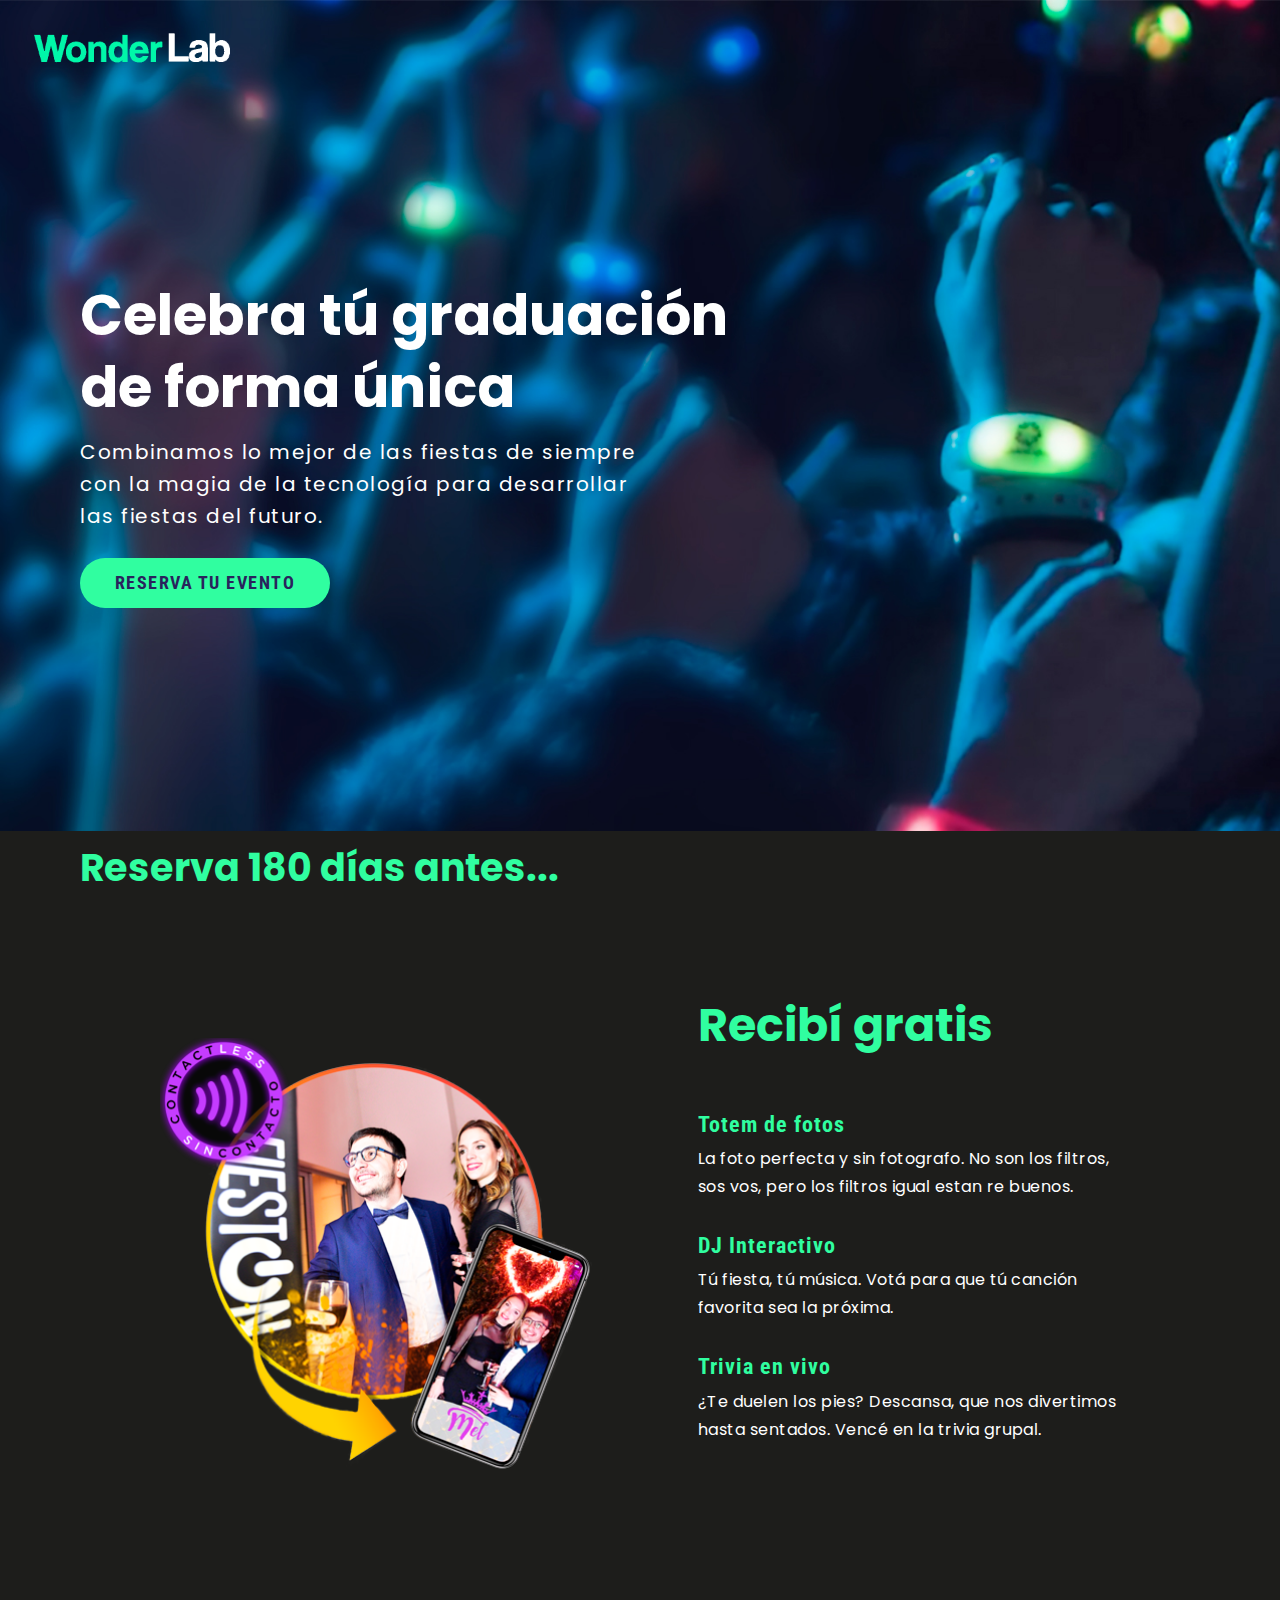
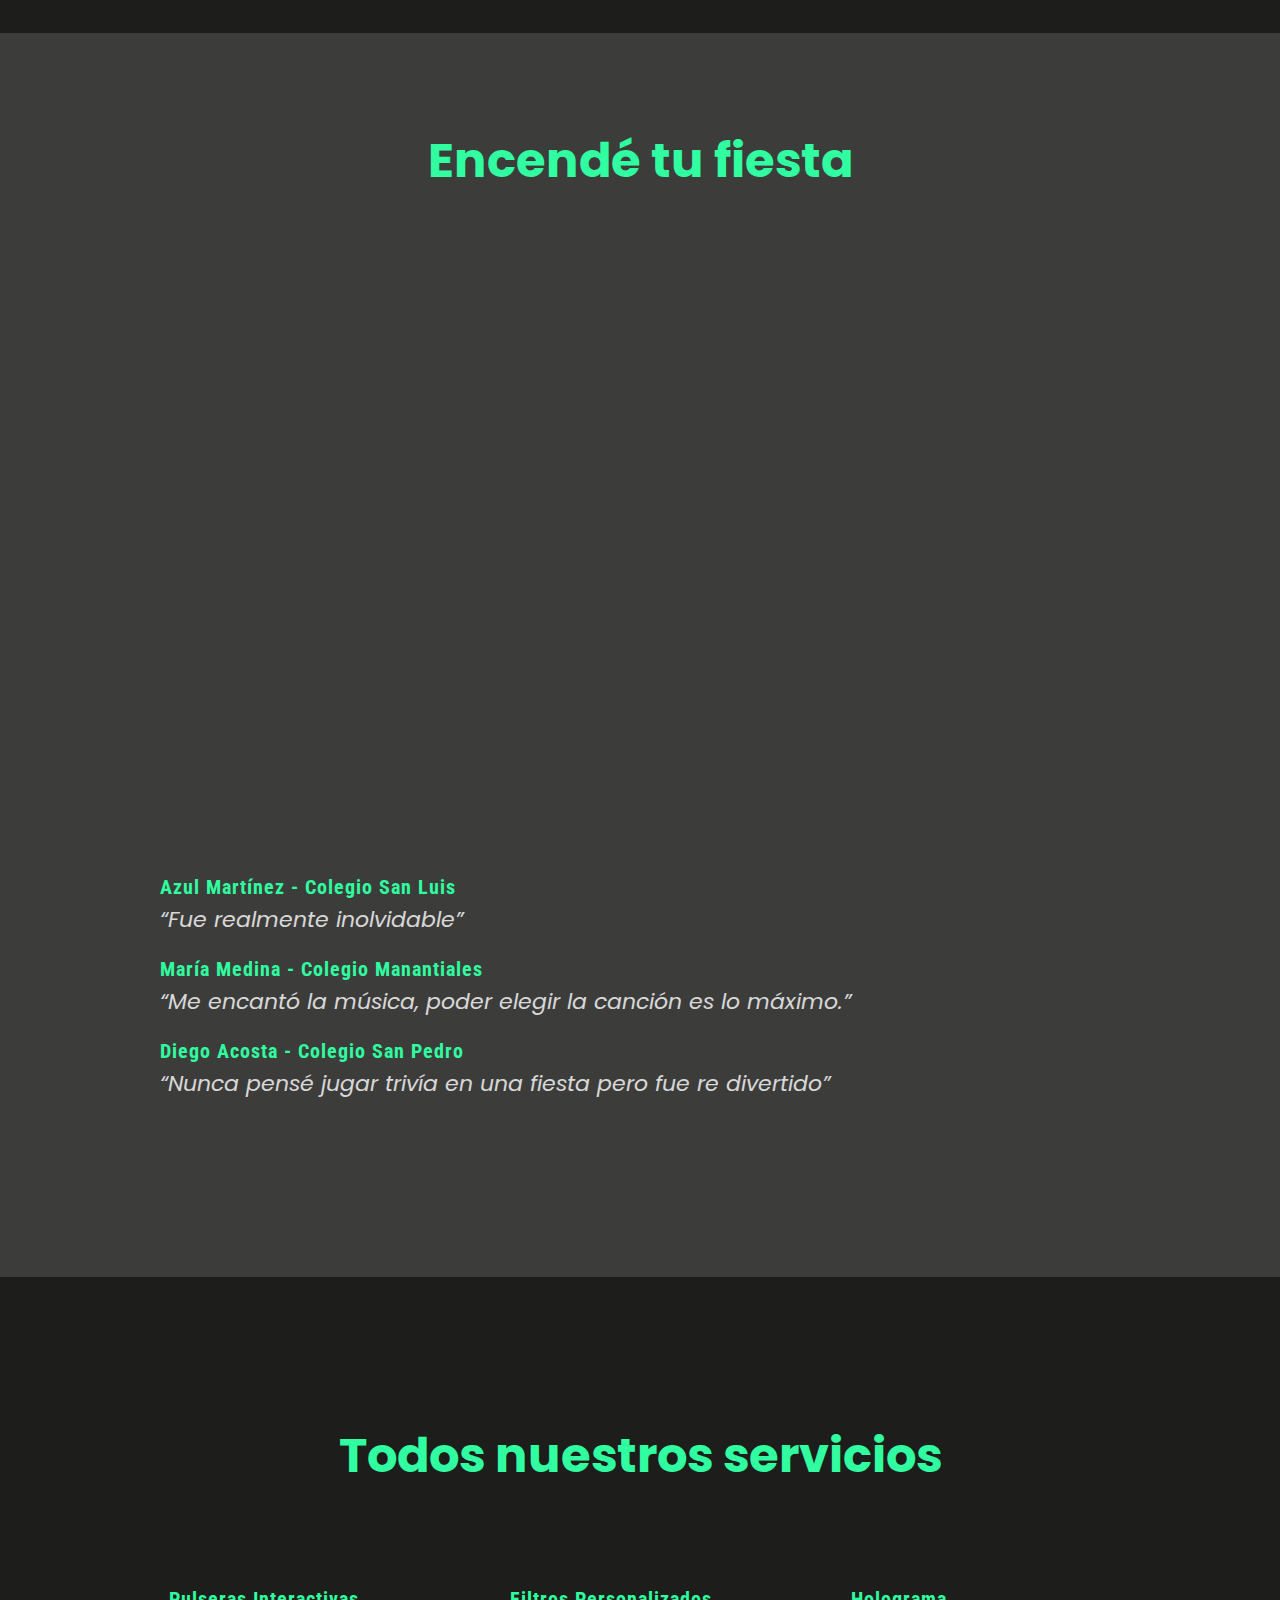
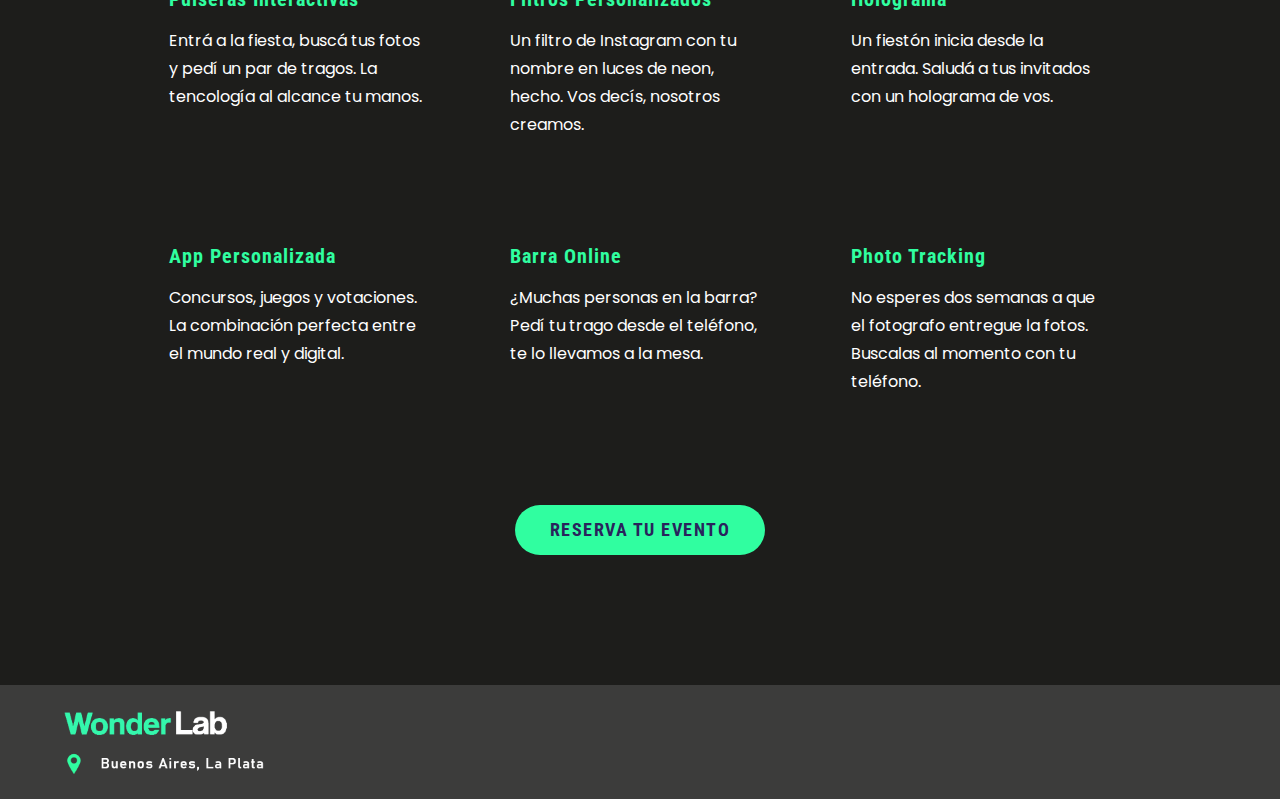
<file: index.html>
<!DOCTYPE html>
<html lang="es" dir="ltr">
<head>
  <meta charset="utf-8">
  <title>Wonderlab</title>

  <link type="text/css" rel="stylesheet" href="css/normalize.css">
  <link type="text/css" rel="stylesheet" href="css/estilos.css">

  <meta name="viewport" content="width=device-width, initial-scale=1, maximum-scale=1">
</head>


<body>
  <!-- Pantalla Inicial -->
  <div class="portada">
    <div class="portada__flex-logo">
      <div class="portada__item-logo"><img src="img/logo.png" alt="WonderLab logo"></div>
    </div>
    <div class="portada__flex">
      <div class="portada__item">
        <h1>Celebra tú graduación<br>de forma única</h1>
        <p>Combinamos lo mejor de las fiestas de siempre</br>con la magia de la tecnología para desarrollar</br>las fiestas del futuro.</p>
        <button type="button" name="button"><a href="formulario.html"><h4>RESERVA TU EVENTO</h4></a>
        </button>
      </div>
    </div>
  </div>

  <!-- Reserva 180 dias antes... -->
  <div Class="reserva">
    <h3>Reserva 180 días antes...</h3>
  </div>


  <!-- Pantalla de promocion -->
  <div Class="promocion">
    <!-- Flexbox -->
    <div class="promocion__flex">
      <div class="promocion__item-invisible"><h2>Recibí gratis</h2></div>
      <div class="promocion__item1"><img src="img/totem.png" alt="Totem de fotos"></div>
      <div class="promocion__item2">
        <ul>
          <li><h2>Recibí gratis</h2></li>
          <li><h4>Totem de fotos</h4></li>
          <li><p>La foto perfecta y sin fotografo. No son los filtros, sos vos, pero los filtros igual estan re buenos.</p>
          </li>
          <li><h4>DJ Interactivo</h4></li>
          <li><p>Tú fiesta, tú música. Votá para que tú canción favorita sea la próxima.</p>
          </li>
          <li><h4>Trivia en vivo</h4></li>
          <li><p id="no-padding-buttom">¿Te duelen los pies? Descansa, que nos divertimos hasta sentados. Vencé en la trivia grupal.</p>
          </li>
        </ul>
      </div>
    </div>
  </div>


  <!-- Pantalla de video -->
  <div class="video">
    <div class="video__item-invisible"><h2>Encendé tu fiesta</h2></div>
    <div class="video__flex">
      <div class="video__item1"><h2>Encendé tu fiesta</h2>
        <ul>
          <!-- Comentario 1 -->
          <li><h4>Azul Martínez - Colegio San Luis</h4></li>
          <li><p>“Fue realmente inolvidable”</p>
          </li>
          <!-- Comentario 2 -->
          <li><h4>María Medina - Colegio Manantiales</h4></li>
          <li><p>“Me encantó la música, poder elegir
            la canción es lo máximo.” </p>
          </li>
          <!-- Comentario 3 -->
          <li><h4>Diego Acosta - Colegio San Pedro</h4></li>
          <li><p>“Nunca pensé jugar trivía en una fiesta pero fue re divertido”</p>
          </li>
        </ul>
      </div>
      <div class="video__item2">
        <iframe src="https://www.youtube.com/embed/T-2k-APt_Lo" title="YouTube video player" frameborder="0" allow="accelerometer; autoplay; clipboard-write; picture-in-picture" allowfullscreen></iframe>
      </div>
    </div>
  </div>


  <!-- Servicios -->
  <div class="servicios">
    <!-- Titulo -->
    <div class="servicios__item-titulo"><h2>Todos nuestros servicios</h2></div>
    <div class="servicios__flex">
      <!-- 1 -->
      <div class="servicios__item">
        <h4>Pulseras Interactivas</h4>
        <p>Entrá a la fiesta, buscá tus fotos y pedí un par de tragos. La tencología al alcance tu manos.</p>
      </div>
      <!-- 2-->
      <div class="servicios__item">
        <h4>Filtros Personalizados</h4>
        <p>Un filtro de Instagram con tu nombre en luces de neon, hecho. Vos decís, nosotros creamos.</p>
      </div>
      <!-- 3-->
      <div class="servicios__item">
        <h4>Holograma</h4>
        <p>Un fiestón inicia desde la entrada. Saludá a tus invitados con un holograma de vos.</p>
      </div>
      <!-- 4-->
      <div class="servicios__item">
        <h4>App Personalizada</h4>
        <p>Concursos, juegos y votaciones. La combinación perfecta entre el mundo real y digital.</p>
      </div>
      <!-- 5-->
      <div class="servicios__item">
        <h4>Barra Online</h4>
        <p>¿Muchas personas en la barra? Pedí tu trago desde el teléfono, te lo llevamos a la mesa.</p>
      </div>
      <!-- 6-->
      <div class="servicios__item">
        <h4>Photo Tracking</h4>
        <p>No esperes dos semanas a que el fotografo entregue la fotos. Buscalas al momento con tu teléfono.</p>
      </div>
    </div>
  </div>

  <div class="servicios">
    <div class="servicios__item-boton">
      <button type="button" name="button"><a href="formulario.html"><h4>RESERVA TU EVENTO</h4></a>
      </button>
    </div>
  </div>


  <!-- Footer -->
  <footer>
    <div class="pie"><img src="img/footer.png" alt="Pie de página"></div>
  </footer>


</body>



</html>
</file>
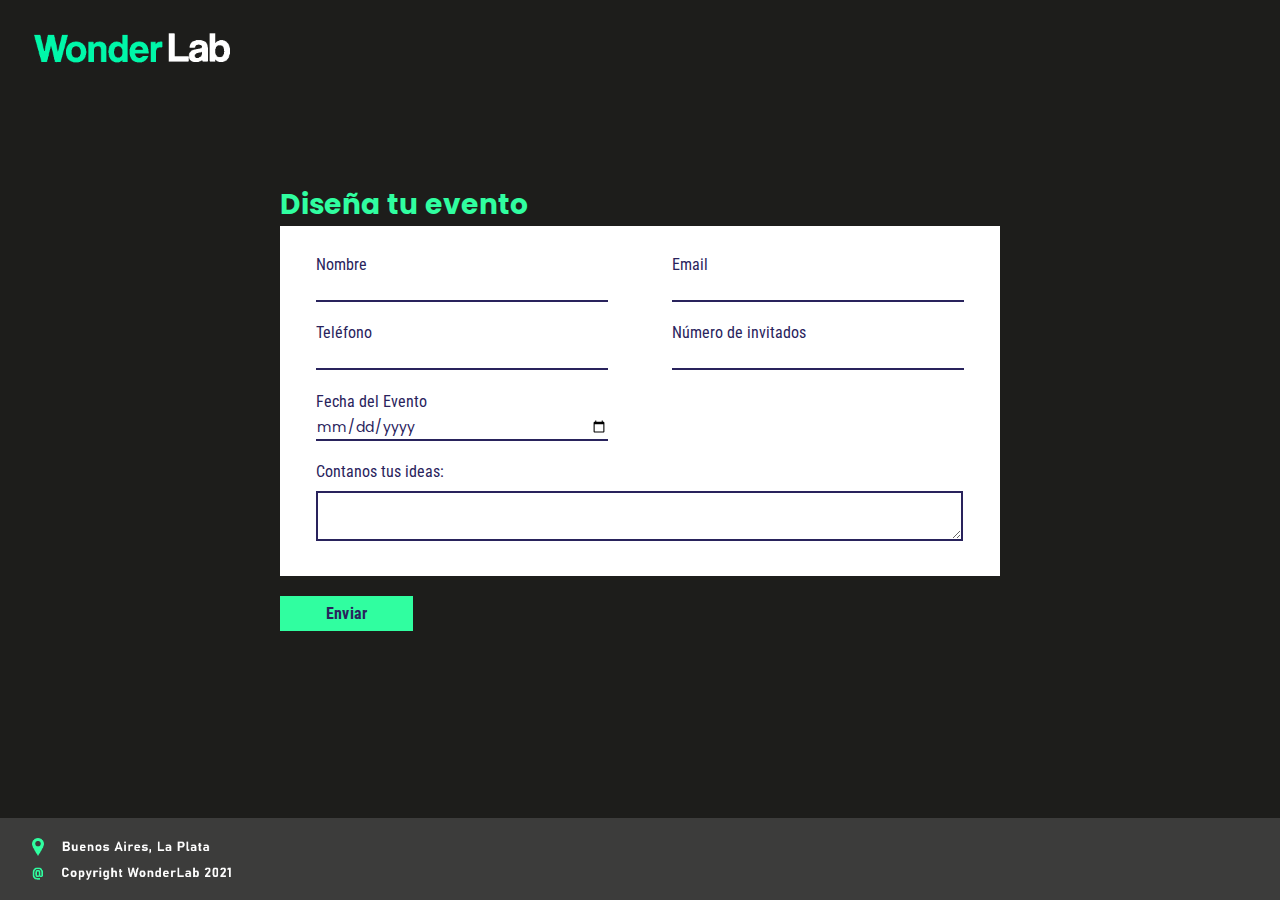
<file: formulario.html>
<!DOCTYPE html>
<html lang="es" dir="ltr">
<head>
  <meta charset="utf-8">
  <title>Fomrulario de WonderLab</title>

  <title>Wonderlab</title>

  <link rel="stylesheet" href="css/formulario.css">
  <!--<link rel="stylesheet" href="css/normalize.css">-->
  <meta name="viewport" content="width=device-width, initial-scale=1, maximum-scale=1">
</head>


<body>
  <!-- logo -->
  <div class="logo-flex">
    <img class="logo-item" src="img/logo.png" alt="WonderLab logo">
  </div>

  <div class="flex-container">
    <!-- Titulo -->
    <div class="flex-item" id="titulo"><h2>Diseña tu evento</h2></div>

    <!-- Formulario -->
    <div class="flex-item">
      <form id="formulario">
        <div class="formulario-flex">
          <div class="formulario-item col1">
            <label for="nombre">Nombre</label>
            <input type="text" name="nombre" id="nombre" required>
          </div>
          <div class="formulario-item">
            <label for="mail">Email</label>
            <input type="email" name="email" id="mail" required>
          </div>
          <div class="formulario-item col1">
            <label for="telefono">Teléfono</label>
            <input type="tel" name="telefono" id="telefono">
          </div>
          <div class="formulario-item">
            <label for="invitados">Número de invitados</label>
            <input type="text" name="numero de invitados" id="invitados">
          </div>
          <div class="formulario-item individual">
            <label for="fecha">Fecha del Evento</label>
            <input type="date" name="Fecha del Evento" id="fecha">
          </div>
          <div class="formulario-item individual">
            <label for="comentario">Contanos tus ideas:</label>
            <textarea name="message" id="comentario"></textarea>
          </div>
        </div>

        <!-- Enviar -->
        <div class="formulario-enviar"><input type="submit" name="Enviar" value="Enviar"></div>
      </form>
    </div>

    <!-- Mensaje de agradecimiento -->
    <div class="mensaje-oculto" id="mensaje">
      <img src="img/pulgar.png" alt="Pulgar arriba">
      <h2 id="saludo">Hola *nombre*!</h2>
      <p>Te enviaremos un mail para ponernos en contacto con vos.</p>
      <div class="mensaje-registrado"><p>Para activar la promoción recordá reservar con 180 días de anticipación.<p></div>
    </div>
  </div>

  <!-- Footer -->
  <footer>
    <div class="pie"><img src="img/footer2.png" alt="Pie de página"></div>
  </footer>

  <!-- script -->
  <script type="text/javascript" src="js/formulario.js"></script>
</body>


</html>
</file>
<file: css/estilos.css>
@import url('https://fonts.googleapis.com/css2?family=Poppins:wght@400;600&display=swap');
@import url('https://fonts.googleapis.com/css2?family=Roboto+Condensed:wght@700&display=swap');

* {
  margin: 0;
  padding: 0;
  box-sizing: border-box;
  /*border: solid;*/
}

html{
  font-size: 1px;
}

a {
  text-decoration: none;
}

h4{
  font-family: 'Roboto Condensed', sans-serif;
  letter-spacing: 1rem;
}

button{
  width: 250rem;
  height: 50rem;
  margin-top: 2.5%;
  border: none;
  border-radius: 30px;
  background-color: #30FEA0;
}

#no-padding-buttom{
  padding-bottom: 0%;
}




/*  Primera Pantalla  */
.portada{
  background-image: url("../img/fondo.jpg");
  background-repeat: no-repeat;
  background-size:cover;
  width: 100%;
  height: 95vh;
  overflow: hidden;
}

.portada__item-logo img{
  margin-top: 2.5%;
  margin-left: 2.5%;
  width: 200rem;
  height: 32rem;
}

.portada__flex{
  display: flex;
  align-items: center;
  position: absolute;
  top: 0;
  left: 0;
  width: 100%;
  height: 94.5%;
  padding-left: 6.25%;
}

.portada h1{
  /*padding-top: 115rem;*/
  font-family: 'Poppins', sans-serif;
  font-size: 56rem;
  color: #fff;
  line-height: 72rem;
}

.portada p{
  font-family: 'Poppins', sans-serif;
  margin-top: -25rem;
  margin-bottom: 10rem;
  font-size: 20rem;
  color: #fff;
  letter-spacing: 1.5rem;
  line-height: 32rem;
}

.portada h4{
  margin: 0;
  padding: 0;
  font-size: 17.5rem;
  letter-spacing: 1.5rem;
  color: #29235C;
}



/*  Reserva 180 dias  */
.reserva{
  position: absolute;
  bottom: 0;
  left: 0;
  width: 100%;
  padding-left: 6.25%;
  background-color: #1D1D1B;
}

.reserva h3{
  font-family: 'Poppins', sans-serif;
  padding: 15rem 0rem 10rem 0rem;
  font-size: 38rem;
  color: #30FEA0;
}



/*  Segunda Pantalla  */
.promocion{
  width: 100%;
  display: flex;
  flex-wrap: wrap;
  justify-content: center;
  background-color: #1D1D1B;
}

.promocion__flex{
  width: 75%;
  display: flex;
  justify-content: center;
  align-items: center;
  padding: 9% 0% 10% 0%;
}

.promocion__item1{
  width: 45%;
  /*width: 520rem;*/
}

.promocion__item2{
  padding: 3% 0% 3% 0%;
  width: 55%;
}

.promocion img{
  width: 100%;
  margin: 7.5% 0% 0% 0%;
  /*margin-left: -5rem;
  margin-top: -15rem;*/
}

.promocion ul{
  margin: 0% 0% 0% 20%;
  /*margin-left: 150rem;
  margin-right: 60rem;*/
}

.promocion h2{
  font-family: 'Poppins', sans-serif;
  padding-bottom: 60rem;
  font-size: 46rem;
  color: #30FEA0;
}

.promocion h4{
  padding-bottom: 8rem;
  font-size: 22rem;
  color: #30FEA0;
}

.promocion p{
  font-family: 'Poppins', sans-serif;
  margin-bottom: 32rem;
  font-size: 16rem;
  color: #fff;
  letter-spacing: 0.5rem;
  line-height: 28rem;
}

.promocion__item-invisible h2{
  visibility: hidden;
  font-size: 0rem;
  margin: 0rem;
}



/*  Pantalla de video */
.video{
  width: 100%;
  display: flex;
  flex-wrap: wrap;
  justify-content: center;
  background-color: #3C3C3B;
}

.video__flex{
  width: 75%;
  display: flex;
  align-items: flex-start;
  padding: 12% 0% 12% 0%;
}

.video__item1{
  width: 45%;
}

.video__item2{
  width: 55%;
}

.video ul{
  padding-right: 100rem;
}

.video h2{
  font-family: 'Poppins', sans-serif;
  margin: -15rem 0rem 42rem 0rem;
  font-size: 48rem;
  color: #30FEA0;
}

.video h4{
  margin-bottom: 8rem;
  font-size: 16rem;
  line-height: 20rem;
  color: #30FEA0;
}

.video p{
  font-family: 'Poppins', sans-serif;
  font-style: italic;
  margin-bottom: 24rem;
  font-size: 21rem;
  color: #fff;
  opacity: 0.8;
  line-height: 30rem;
}

.video__item2 {
  position: relative;
  margin-bottom: -56.25%;
  padding-top: 56.25%;
  overflow: hidden;
  margin-left: 5%;
}

.video__item2 iframe{
  position: absolute;
  top:0;
  left: 0;
  width: 100%;
  height: 56.25%;
}

.video__item-invisible h2{
  visibility: hidden;
  font-size: 0rem;
  margin: 0rem;
}



/* Servicios */
.servicios{
  width: 100%;
  display: flex;
  flex-wrap: wrap;
  justify-content: center;
  background-color: #1D1D1B;
}

.servicios__item-titulo h2{
  font-family: 'Poppins', sans-serif;
  font-size: 48rem;
  margin-top: 25%;
  color: #30FEA0;
}

.servicios__flex{
  width: 80%;
  display: flex;
  flex-wrap: wrap;
  justify-content: center;
  padding: 5% 0% 3% 0%;
}

.servicios__item{
  padding: 4%;
  width: 33.3%;
}

.servicios__item h4{
  padding-bottom: 16rem;
  font-size: 20rem;
  color: #30FEA0;
}

.servicios__item p{
  font-family: 'Poppins', sans-serif;
  margin-bottom: 24rem;
  font-size: 16rem;
  color: #fff;
  line-height: 28rem;
}

.servicios__item-boton{
  margin-bottom: 130rem;
}

.servicios__item-boton h4{
  margin: 0;
  padding: 0;
  font-size: 17.5rem;
  letter-spacing: 1.5rem;
  color: #29235C;
}



/* footer*/
footer{
  width: 100%;
  padding: 25px 0% 25px 0%;
  background-color: #3C3C3B;
}

.pie img{
  position: relative;
  top: 0px;
  left: 5%;
  width: 200px;
  height: auto;
}










/* --------------- grande(solo video) ---------------*/
@media (max-width: 1350px){
  .video__flex{
    flex-wrap: wrap-reverse;
    width: 75%;
  }
  .video__item1{
    width: 100%;
  }
  .video__item2{
    width: 100%;
    margin: 0 0 10% 0;
  }
  .video ul{
    margin-top: -20rem;
  }
  .video__item2 iframe{
    width: 100%;
    height: 100%;
  }
  .video__item1 h2{
    visibility: hidden;
    font-size: 0rem;
    margin: 0rem;
  }
  .video__item-invisible h2{
    visibility: visible;
    margin: 100rem 0% -80rem 0%;
    font-size: 48rem;
  }
  .video h4{
    font-size: 20rem;
  }
  .video p{
    font-size: 22rem;
  }
}





/* --------------- media ---------------*/
@media (max-width: 900px){

  html{
    font-size: 0.85px;
  }
  h4{
    letter-spacing: 1rem;
  }
  button{
    width: 260rem;
    height: 52.5rem;
  }

  /*-------- portada --------*/
  .portada__flex-logo{
    display: flex;
    justify-content: center;
  }
  .portada__item-logo img{
    width: 200rem;
    height: auto;
    margin: 40rem 0 0 0;
  }
  .portada h1{
    font-size: 58rem;
    line-height: 82rem
  }
  .portada p{
    font-size: 22rem;
    line-height: 38rem;
  }
  .portada h4{
    font-size: 18.5rem;
    letter-spacing: 1.75rem;
  }

  /*-------- promocion --------*/
  .promocion__flex{
    flex-wrap: wrap;
    justify-content: flex-start;
    width: 90%;
  }
  .promocion__item2{
    padding: 10% 0% 10% 0%;
  }
  .promocion ul{
    margin: 0% 0% 0% 15%;
  }
  .promocion img{
    margin: 12.5% 0% 0% 0%;
  }
  .promocion__item2 h2{
    margin: 0% 0% 0% 0%;
    padding-bottom: 10%;
    font-size: 40rem;
  }

  /*-------- video --------*/
  .video__flex{
    flex-wrap: wrap-reverse;
    width: 90%;
  }
  .video__item-invisible h2{
    visibility: visible;
    margin: 90rem 0% -50rem 0%;
    font-size: 48rem;
  }

  /*-------- servicios --------*/
  .servicios__flex{
    width: 96%;
  }
  .servicios__item{
    padding: 4%;
    width: 50%;
  }
  .servicios__item-titulo h2{
    margin-bottom: 40rem;
    f
  }
  .servicios ul{
    margin-bottom: 40rem;
  }
  .servicios p{
    font-size: 17rem;
  }
  .servicios__item h4{
    font-size: 22rem;
  }
  .servicios__item-boton h4{
    font-size: 18.5rem;
    letter-spacing: 1.75rem;
  }
}





/* ----- celular -----*/
@media (max-width: 600px){

  html{
    font-size: 0.6px;
  }
  h4{
    letter-spacing: 1.5rem;
  }
  button{
    width: 88vw;
  }

  /*-------- portada --------*/
  .portada__flex-logo{
    display: flex;
    justify-content: center;
  }
  .portada__item-logo img{
    width: 280rem;
    height: auto;
    margin: 50rem 0 0 0;
  }
  .portada__flex{
    padding-left: 5%;
    padding-right: 10%;
  }
  .portada h1{
    font-size: 64rem;
    line-height: 82rem
  }
  .portada p{
    margin-top: 0%;
    margin-bottom: 3%;
    font-size: 26rem;
    line-height: 42rem;
  }
  .portada h4{
    font-size: 24rem;
    letter-spacing: 4rem;
  }

  /*-------- reserva --------*/
  .reserva{
    padding-left: 5%;
  }
  .reserva h3{
    font-size: 48rem;
    padding: 20rem 0 15rem 0;
  }

  /*-------- promocion --------*/
  .promocion__flex{
    flex-flow: column;
    align-items: center;
    width: 90%;
  }
  .promocion__item1{
    width: 60%;
  }
  .promocion__item2{
    width: 100%;
    padding: 0% 2.5% 5% 2.5%;
  }
  .promocion img{
    margin-left: -5rem;
  }
  .promocion ul{
    /*display: inline-block;
    text-align: center;*/
    margin: 0;
  }
  .promocion h4{
    font-size: 36rem;
    padding-bottom: 15rem;
  }
  .promocion p{
    font-size: 26rem;
    padding-bottom: 20rem;
    line-height: 38rem;
  }
  .promocion__item2 h2{
    visibility: hidden;
    font-size: 0rem;
    margin: 0rem;
  }
  .promocion__item-invisible h2{
    visibility: visible;
    margin: 100rem 0rem 20rem 0rem;
    padding: 0;
    font-size: 58rem;
  }

  /*-------- video --------*/
  .video h4{
    font-size: 28rem;
    line-height: 32rem;
  }
  .video p{
    font-size: 32rem;
    line-height: 48rem;
    margin-bottom: 36rem;
  }

  /*-------- servicios --------*/
  .servicios__item{
    width: 100%;
    padding: 2% 4% 2% 4%;
  }
  .servicios__item-titulo{
    margin-left: 5%;
    margin-right: 5%;
  }
  .servicios h2{
    text-align: center;
  }
  .servicios__item h4{
    font-size: 32rem;
    color: #30FEA0;
  }
  .servicios__item p{
    font-size: 26rem;
    line-height: 42rem;
    margin-bottom: 32rem;
  }
  .servicios__item-boton h4{
    font-size: 24rem;
    letter-spacing: 4rem;
  }


}
</file>
<file: css/formulario.css>
@import url('https://fonts.googleapis.com/css2?family=Poppins:wght@400;600&display=swap');
@import url('https://fonts.googleapis.com/css2?family=Roboto+Condensed&display=swap');

* {
  margin: 0;
  padding: 0;
  box-sizing: border-box;
  /*border: solid;*/
}

html{
  font-size: 1px;
}

body{
  background-color: #1D1D1B;
}

form{
  width: 100%
}

input{
  font-family: 'Poppins', sans-serif;
  font-size: 14rem;
  color: #29235C;
  width: 100%;
  margin-top: 5rem;
  border: none;
  outline: none;
  border-bottom: solid 2px #29235C;
}

label{
  font-family: 'Roboto Condensed', sans-serif;
  font-size: 16rem;
  color: #29235C;
}

textarea{
  font-family: 'Poppins', sans-serif;
  font-size: 14rem;
  color: #29235C;
  width: 100%;
  margin-top: 10rem;
  border: solid 2px #29235C;
}

h2{
  font-family: 'Poppins', sans-serif;
  font-size: 28rem;
  color: #30FEA0;
}




/* Logo */
.logo-item{
  margin-top: 2.5%;
  margin-left: 2.5%;
  width: 200rem;
  height: 32rem;
}

/* Formulario */
.flex-container{
  display: flex;
  flex-flow: column wrap;
  justify-content: center;
  align-content: center;
  width: 100%;
  height: 90vh;
  position: absolute;
  top: 0;
}
.flex-item{
  width: 720px;
  height: auto;
  /*width: 46%;*/
}
.flex-titulo h2{
  position: relative;
  top: 0;
  left: 0;
  margin-bottom: 20rem;
}

.formulario-flex{
  display: flex;
  flex-wrap: wrap;
  width: 100%;
  height: 350rem;
  padding: 4% 5% 2% 5%;
  background-color: #fff;
  overflow: visible;
}

.formulario-item{
  width: 45%;
}

.col1{
  margin-right: 10%;
}

.individual{
  margin-right: 55%;
}

#comentario{
  width:222%;
  height: 50rem;
}

.formulario-enviar{
  margin-top: 2%;
  width: 18.5%;
  height: 35rem;
}
.formulario-enviar input{
  font-family: 'Roboto Condensed', sans-serif;
  font-weight: bold;
  font-size: 16rem;
  letter-spacing: 0.3px;
  color: #29235C;

  height: 100%;
  border: none;
  background-color: #30FEA0;
}


/* footer*/
footer{
  position: absolute;
  bottom: 0;
  width: 100%;
  padding: 20px 0% 20px 0%;
  background-color: #3C3C3B;
}

.pie img{
  position: relative;
  top: 0px;
  left: 2.5%;
  width: 200px;
  height: auto;
}


/* Mensaje */
.mensaje-oculto{
  width: 0;
  height: 0;
  overflow: hidden;
}
.mensaje-visible img{
  width: 160rem;
  height: auto;
  margin-bottom: 30rem;
}
.mensaje-visible h2{
  font-size: 32rem;
  margin-bottom: 5rem;
}
.mensaje-visible p{
  font-family: 'Poppins', sans-serif;
  font-size: 24rem;
  color: #fff;
  width: 500rem;
}
.mensaje-registrado p{
  margin-top: 40rem;
  font-size: 16rem;
  width: 100%;
}




@media (max-width:1000px){
  .flex-item{
    width:90%;
  }
  .logo-item{
    margin-bottom: 5%;
  }
  .flex-container{
    position: static;
    margin-bottom: 10%;
    padding: 50rem 0 50rem 0;
    height: auto;
  }
  /*
  footer{
  position: static;
}
*/
}



@media (max-width: 800px){
  html{
    font-size: 0.8px;
  }
  .logo-flex{
    display: flex;
    justify-content: center;
  }
  .logo-item{
    margin: 5% 0rem 5% 0rem;
  }
  .flex-container{
    position: static;
    margin-top: 5vh;
    margin-bottom: 20vh;
    height: auto;
  }
  .formulario-flex{
    height: auto;
    padding: 5% 5% 5% 5%;
  }
  .formulario-item{
    width: 100%;
  }
  input{
    margin-bottom: 20rem;
  }
  .individual{
    margin-right: 0%;
  }
  #comentario{
    width: 100%;
  }
  .col1{
    margin: 0;
  }
  .formulario-enviar{
    width: 100%;
    height: 45rem;
  }
  .mensaje-visible{
    padding: 10vh 5% 20vh 5%;
  }
  footer{
    position: static;
  }
  .pie img{
    position: relative;
    left: 5%;
  }
}


@media (max-width: 600px){
  .mensaje-visible{
    padding: 10vh 5% 20vh 5%;
  }
  .mensaje-visible img{
    width: 160rem;
    margin-bottom: 20rem;
  }
  .mensaje-visible h2{
    font-size: 32rem;
    margin-bottom: 5rem;
  }
  .mensaje-visible p{
    width: 90%;
  }
  .mensaje-registrado p{
    font-size: 15rem;
  }
}
</file>
